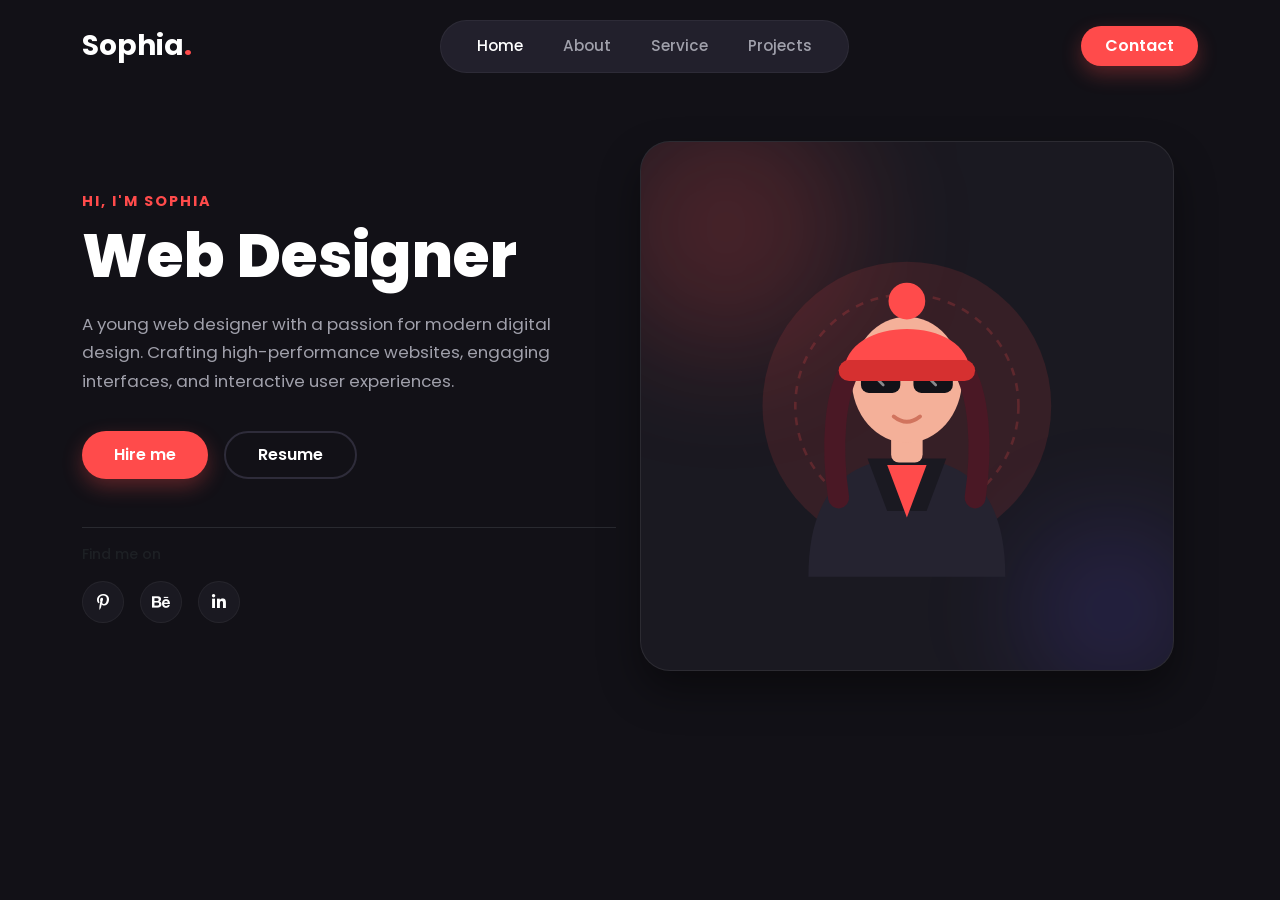
<file: home.html>
<!DOCTYPE html>
<html lang="en">
<head>
    <meta charset="UTF-8">
    <meta name="viewport" content="width=device-width, initial-scale=1.0">
    <title>Sophia - Web Designer Portfolio</title>

    <!-- Bootstrap 5 CSS -->
    <link href="https://cdn.jsdelivr.net/ajax/libs/bootstrap/5.3.8/css/bootstrap.min.css" rel="stylesheet">
    <!-- Font Awesome Icons -->
    <link href="https://cdnjs.cloudflare.com/ajax/libs/font-awesome/6.4.0/css/all.min.css" rel="stylesheet">
    <!-- Google Font: Poppins -->
    <link href="https://fonts.googleapis.com/css2?family=Poppins:wght@300;400;500;600;700;800&display=swap" rel="stylesheet">
    <link rel="stylesheet" href="home.css">
    
</head>
<body>

    <!-- Navigation Bar -->
    <nav class="navbar navbar-expand-lg navbar-dark bg-transparent">
        <div class="container">
            <!-- Brand Logo -->
            <a class="navbar-brand font-weight-bold fs-3 fw-bold text-white" href="#">
                Sophia<span class="text-accent">.</span>
            </a>

            <!-- Mobile Toggle Button -->
            <button class="navbar-toggler border-0" type="button" data-bs-toggle="collapse" data-bs-target="#navbarSophia">
                <span class="navbar-toggler-icon"></span>
            </button>

            <!-- Navbar Links -->
            <div class="collapse navbar-collapse justify-content-center" id="navbarSophia">
                <div class="nav-pill-container d-flex flex-column flex-lg-row align-items-center my-3 my-lg-0">
                    <a class="nav-link-custom active" href="#home">Home</a>
                    <a class="nav-link-custom" href="#about">About</a>
                    <a class="nav-link-custom" href="#services">Service</a>
                    <a class="nav-link-custom" href="#projects">Projects</a>
                </div>
            </div>

            <!-- Contact CTA Button -->
            <div class="d-none d-lg-block">
                <a href="#contact" class="btn btn-accent rounded-pill px-4 py-2 fs-6">Contact</a>
            </div>
        </div>
    </nav>

    <!-- Hero Section -->
    <section id="home" class="py-5">
        <div class="container min-vh-75 d-flex align-items-center">
            <div class="row w-100 align-items-center gy-5">
                
                <!-- Hero Left Text Content -->
                <div class="col-lg-6 hero-text-align">
                    <span class="sub-greeting">HI, I'M SOPHIA</span>
                    <h1 class="hero-title text-white">Web Designer</h1>
                    <p class="hero-description">
                        A young web designer with a passion for modern digital design. Crafting high-performance websites, engaging interfaces, and interactive user experiences.
                    </p>

                    <!-- Action Buttons -->
                    <div class="d-flex flex-wrap gap-3 btn-group-custom mb-5">
                        <a href="#contact" class="btn btn-accent">Hire me</a>
                        <a href="#resume" class="btn btn-outline-custom">Resume</a>
                    </div>

                    <!-- Social Proof Section -->
                    <div class="pt-3 border-top border-secondary border-opacity-25">
                        <p class="text-muted small fw-medium mb-3">Find me on</p>
                        <div class="d-flex align-items-center gap-3 social-container">
                            <a href="#" class="social-link" title="Pinterest">
                                <i class="fa-brands fa-pinterest-p"></i>
                            </a>
                            <a href="#" class="social-link" title="Behance">
                                <i class="fa-brands fa-behance"></i>
                            </a>
                            <a href="#" class="social-link" title="LinkedIn">
                                <i class="fa-brands fa-linkedin-in"></i>
                            </a>
                        </div>
                    </div>
                </div>

                <!-- Hero Right Graphic Showcase Card -->
                <div class="col-lg-6">
                    <div class="hero-graphic-card">
                        <!-- Ambient Glowing Backdrops -->
                        <div class="glow-sphere-1"></div>
                        <div class="glow-sphere-2"></div>

                        <!-- Card Illustration Graphic -->
                        <div class="graphic-content text-center py-4">
                            <!-- Vector SVG Illustration representing Web Designer -->
                            <svg class="img-fluid" style="max-height: 420px;" viewBox="0 0 300 320" fill="none" xmlns="http://www.w3.org/2000/svg">
                                <!-- Background Decorative Ring -->
                                <circle cx="150" cy="160" r="110" fill="#FF4B4B" fill-opacity="0.12"/>
                                <circle cx="150" cy="160" r="85" stroke="#FF4B4B" stroke-opacity="0.2" stroke-width="2" stroke-dasharray="6 6"/>

                                <!-- Torso & Clothes -->
                                <path d="M75 290 C75 220, 110 200, 150 200 C190 200, 225 220, 225 290 Z" fill="#252330"/>
                                <path d="M120 200 L180 200 L165 240 L135 240 Z" fill="#1A1921"/>
                                <path d="M135 205 L165 205 L150 245 Z" fill="#FF4B4B"/>

                                <!-- Neck & Face -->
                                <rect x="138" y="175" width="24" height="28" rx="6" fill="#F4B099"/>
                                <ellipse cx="150" cy="140" rx="42" ry="48" fill="#F4B099"/>

                                <!-- Sunglasses -->
                                <rect x="115" y="128" width="30" height="22" rx="6" fill="#121117"/>
                                <rect x="155" y="128" width="30" height="22" rx="6" fill="#121117"/>
                                <line x1="145" y1="138" x2="155" y2="138" stroke="#121117" stroke-width="4"/>
                                <line x1="120" y1="132" x2="132" y2="144" stroke="#FFFFFF" stroke-width="2" stroke-linecap="round" opacity="0.5"/>
                                <line x1="160" y1="132" x2="172" y2="144" stroke="#FFFFFF" stroke-width="2" stroke-linecap="round" opacity="0.5"/>

                                <!-- Smile -->
                                <path d="M140 168 Q150 176 160 168" stroke="#D1745E" stroke-width="3" stroke-linecap="round" fill="none"/>

                                <!-- Hair braids/strands -->
                                <path d="M108 130 C95 150, 92 190, 98 230" stroke="#4A1825" stroke-width="16" stroke-linecap="round"/>
                                <path d="M192 130 C205 150, 208 190, 202 230" stroke="#4A1825" stroke-width="16" stroke-linecap="round"/>

                                <!-- Red Cap / Beanie -->
                                <path d="M102 135 C102 90, 198 90, 198 135 Z" fill="#FF4B4B"/>
                                <rect x="98" y="125" width="104" height="16" rx="8" fill="#D63030"/>
                                <circle cx="150" cy="80" r="14" fill="#FF4B4B"/>
                            </svg>
                        </div>
                    </div>
                </div>

            </div>
        </div>
    </section>

    <!-- Bootstrap 5 JS Bundle -->
    <script src="https://cdn.jsdelivr.net/ajax/libs/bootstrap/5.3.2/js/bootstrap.bundle.min.js"></script>
</body>
</html>
</file>
<file: home.css>
/* CSS Variables & Global Dark Theme */
        :root {
            --bg-color: #121117;
            --card-bg: #1A1921;
            --nav-bg: #22202C;
            --accent-red: #FF4B4B;
            --accent-red-hover: #E03E3E;
            --text-muted: #A0A0AB;
            --border-color: #2E2C3A;
        }

        body {
            font-family: 'Poppins', sans-serif;
            background-color: var(--bg-color);
            color: #FFFFFF;
            overflow-x: hidden;
            min-height: 100vh;
        }

        /* Brand Colors & Utilities */
        .text-accent {
            color: var(--accent-red) !important;
        }

        .bg-accent {
            background-color: var(--accent-red) !important;
            color: #FFFFFF !important;
        }

        .bg-accent:hover {
            background-color: var(--accent-red-hover) !important;
            color: #FFFFFF !important;
        }

        .btn-accent {
            background-color: var(--accent-red);
            color: #FFFFFF;
            border-radius: 50px;
            padding: 12px 32px;
            font-weight: 600;
            border: none;
            transition: all 0.3s ease;
            box-shadow: 0 8px 20px rgba(255, 75, 75, 0.3);
        }

        .btn-accent:hover {
            background-color: var(--accent-red-hover);
            color: #FFFFFF;
            transform: translateY(-2px);
            box-shadow: 0 12px 25px rgba(255, 75, 75, 0.4);
        }

        .btn-outline-custom {
            background-color: transparent;
            color: #FFFFFF;
            border: 2px solid var(--border-color);
            border-radius: 50px;
            padding: 10px 32px;
            font-weight: 600;
            transition: all 0.3s ease;
        }

        .btn-outline-custom:hover {
            background-color: var(--card-bg);
            border-color: #555268;
            color: #FFFFFF;
            transform: translateY(-2px);
        }

        /* Navbar Custom Styles */
        .navbar {
            padding-top: 20px;
            padding-bottom: 20px;
        }

        .nav-pill-container {
            background-color: var(--nav-bg);
            border-radius: 50px;
            padding: 6px 16px;
            border: 1px solid rgba(255, 255, 255, 0.05);
        }

        .nav-link-custom {
            color: var(--text-muted);
            font-weight: 500;
            padding: 8px 20px !important;
            border-radius: 30px;
            transition: all 0.3s ease;
            text-decoration: none;
            font-size: 0.95rem;
        }

        .nav-link-custom:hover, 
        .nav-link-custom.active {
            color: #FFFFFF !important;
        }

        /* Hero Left Content */
        .sub-greeting {
            color: var(--accent-red);
            font-size: 0.9rem;
            font-weight: 700;
            letter-spacing: 2px;
            text-transform: uppercase;
        }

        .hero-title {
            font-size: 3.8rem;
            font-weight: 800;
            line-height: 1.1;
            margin-top: 10px;
            margin-bottom: 20px;
        }

        .hero-description {
            color: var(--text-muted);
            font-size: 1.05rem;
            line-height: 1.7;
            max-width: 520px;
            margin-bottom: 35px;
        }

        /* Social Icons */
        .social-link {
            display: inline-flex;
            align-items: center;
            justify-content: center;
            width: 42px;
            height: 42px;
            background-color: var(--card-bg);
            color: #FFFFFF;
            border-radius: 50%;
            text-decoration: none;
            transition: all 0.3s ease;
            border: 1px solid rgba(255, 255, 255, 0.05);
            font-weight: 600;
        }

        .social-link:hover {
            background-color: var(--accent-red);
            color: #FFFFFF;
            transform: translateY(-3px);
        }

        /* Hero Right Graphic Section */
        .hero-graphic-card {
            background-color: var(--card-bg);
            border-radius: 30px;
            padding: 30px;
            position: relative;
            border: 1px solid rgba(255, 255, 255, 0.08);
            box-shadow: 0 20px 40px rgba(0, 0, 0, 0.4);
            overflow: hidden;
        }

        /* Ambient Glow Spheres */
        .glow-sphere-1 {
            position: absolute;
            width: 250px;
            height: 250px;
            background: rgba(255, 75, 75, 0.2);
            filter: blur(60px);
            border-radius: 50%;
            top: -40px;
            left: -40px;
            z-index: 1;
        }

        .glow-sphere-2 {
            position: absolute;
            width: 180px;
            height: 180px;
            background: rgba(100, 80, 255, 0.15);
            filter: blur(50px);
            border-radius: 50%;
            bottom: -30px;
            right: -30px;
            z-index: 1;
        }

        .graphic-content {
            position: relative;
            z-index: 2;
        }

        /* Custom Responsive Adjustments */
        @media (max-width: 991px) {
            .hero-title {
                font-size: 2.8rem;
            }
            .hero-text-align {
                text-align: center;
            }
            .hero-description {
                margin-left: auto;
                margin-right: auto;
            }
            .btn-group-custom {
                justify-content: center;
            }
            .social-container {
                justify-content: center;
            }
        }
</file>
